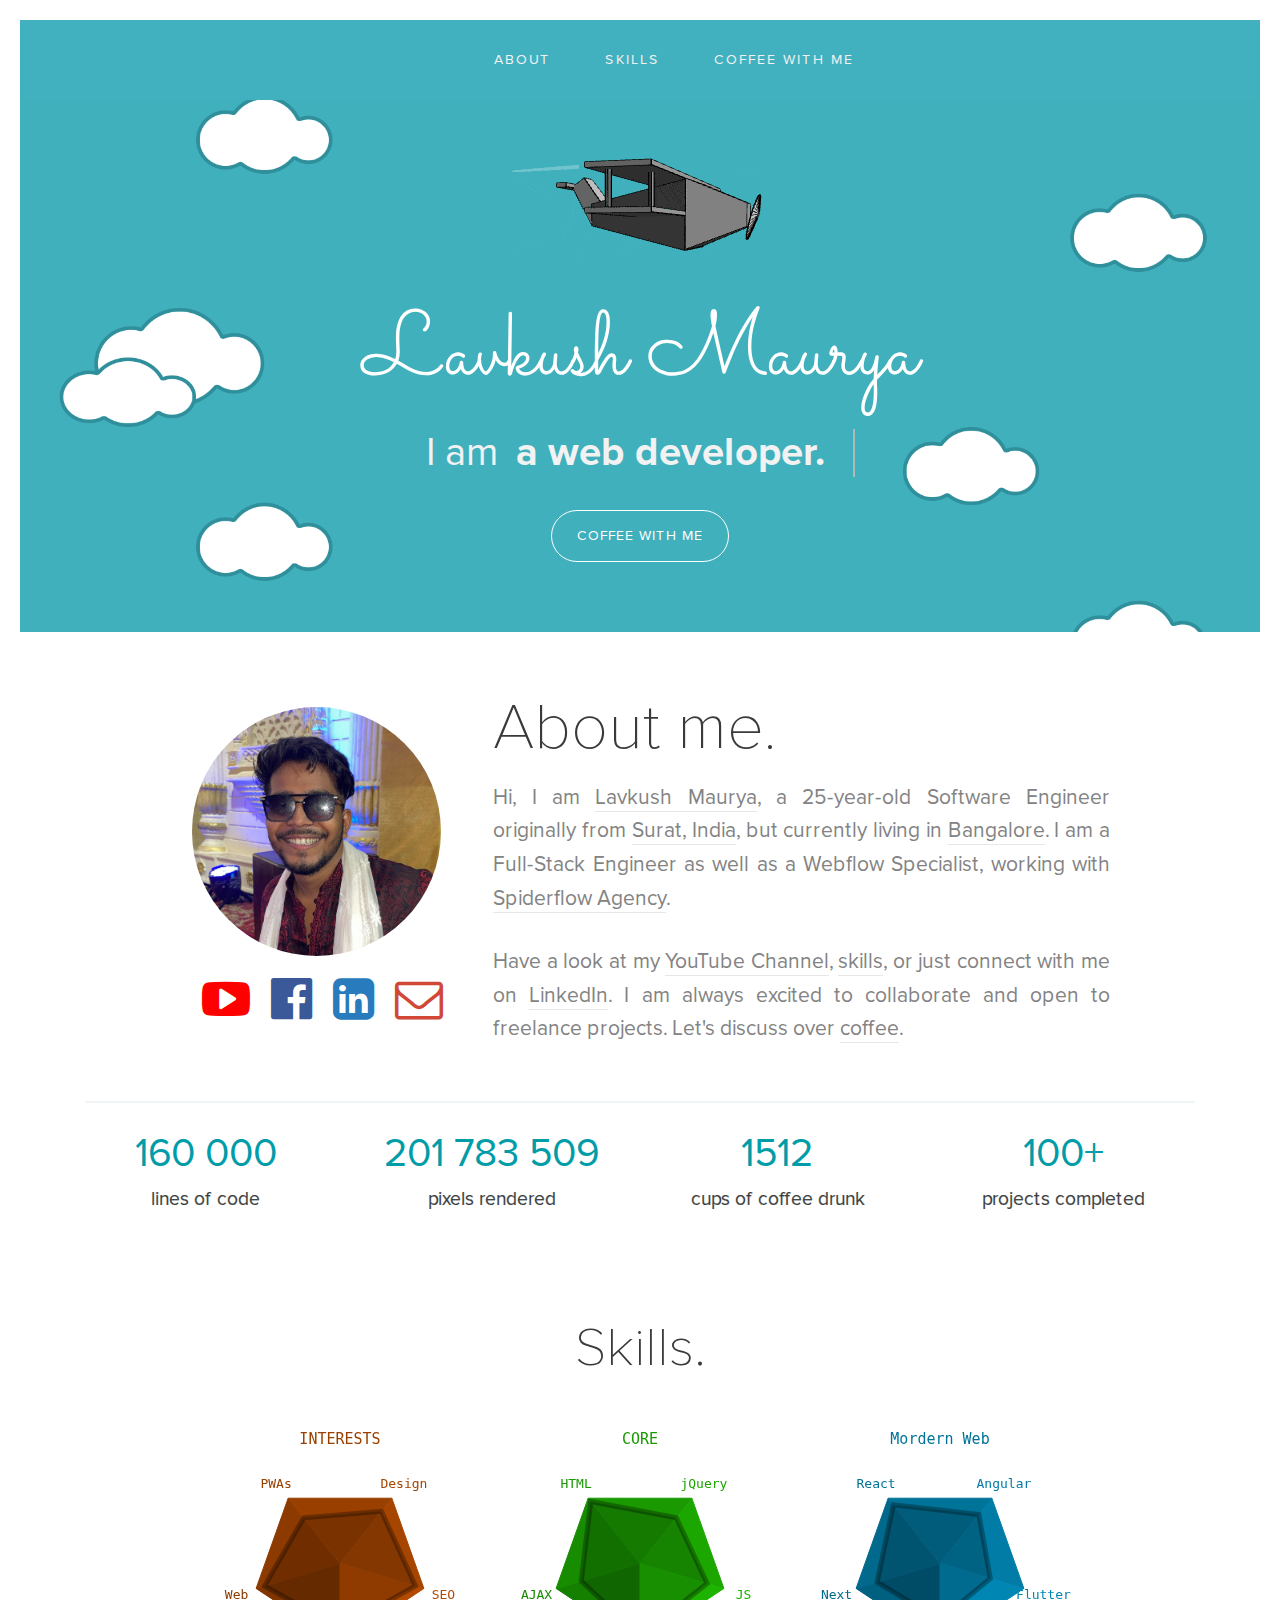
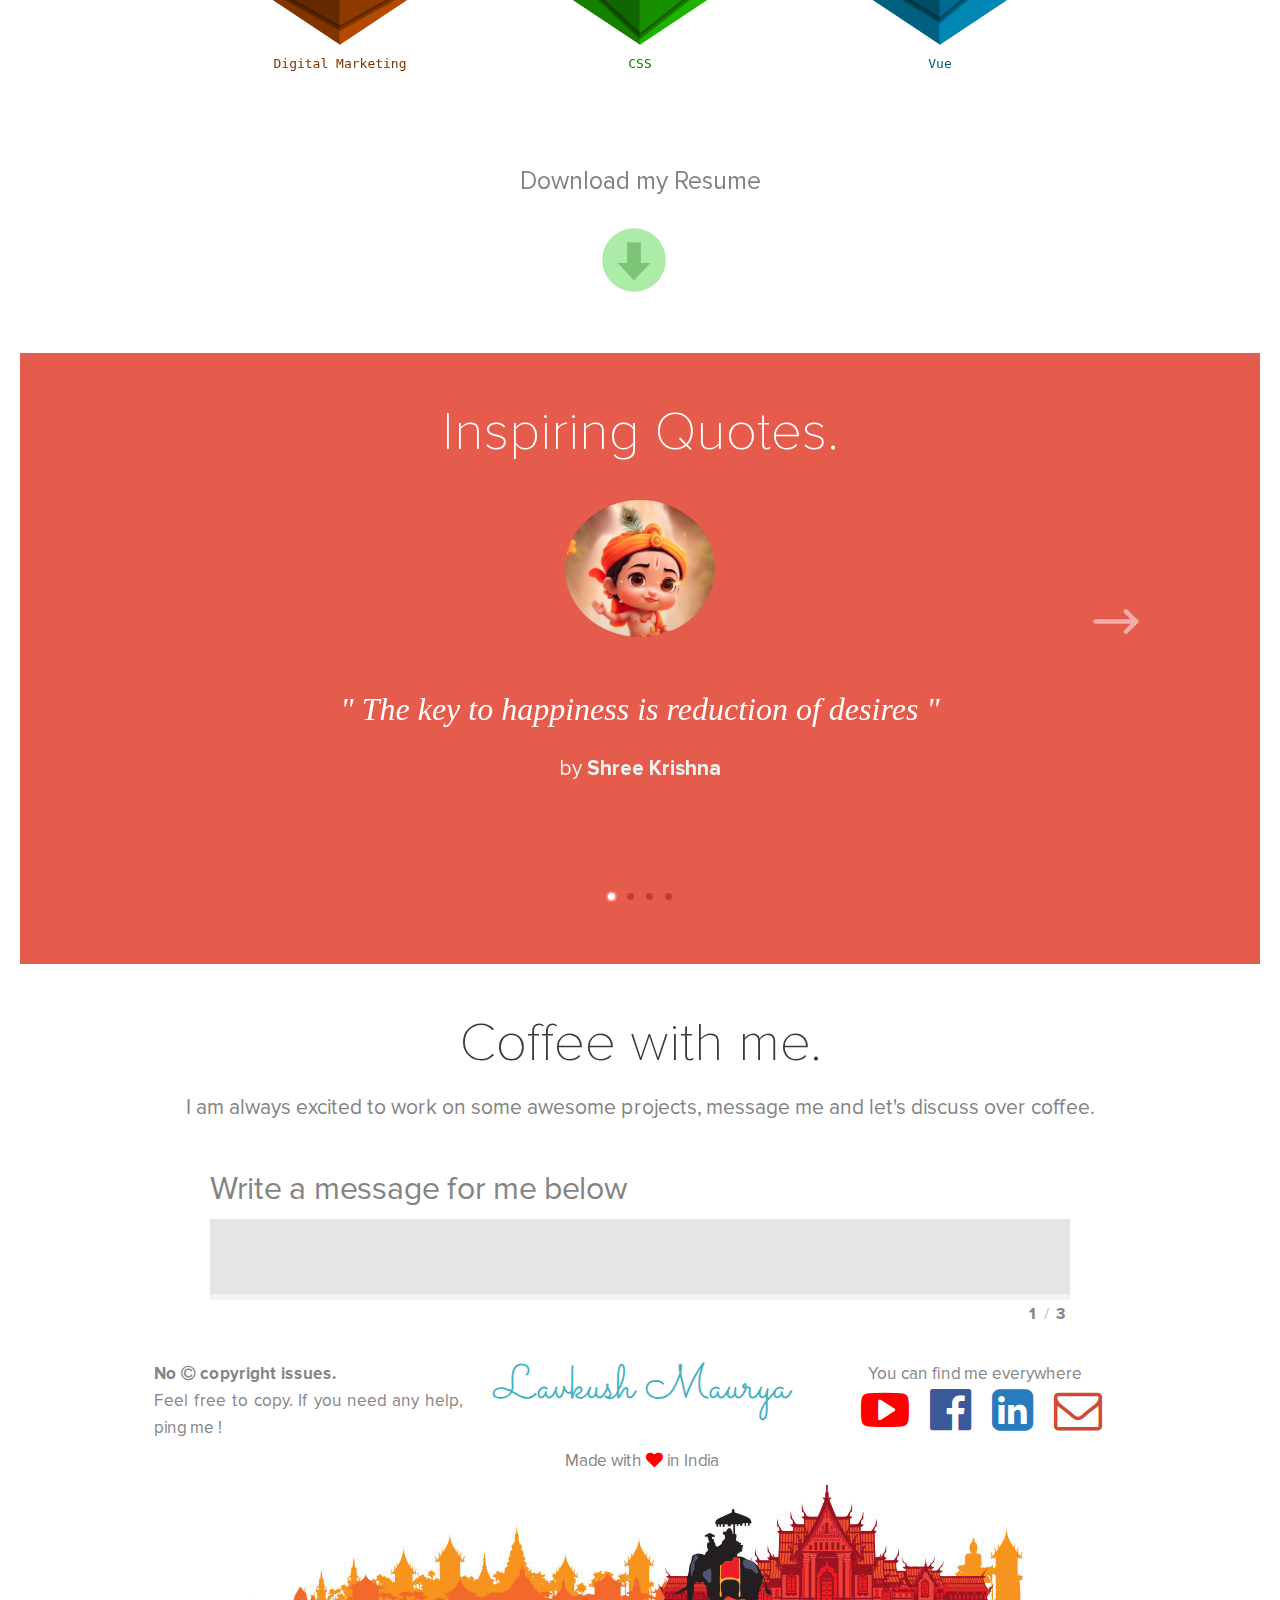
<file: index.html>
<!--
██╗  ██╗███████╗██╗     ██╗      ██████╗     ██╗    ██╗ ██████╗ ██████╗ ██╗     ██████╗
██║  ██║██╔════╝██║     ██║     ██╔═══██╗    ██║    ██║██╔═══██╗██╔══██╗██║     ██╔══██╗
███████║█████╗  ██║     ██║     ██║   ██║    ██║ █╗ ██║██║   ██║██████╔╝██║     ██║  ██║
██╔══██║██╔══╝  ██║     ██║     ██║   ██║    ██║███╗██║██║   ██║██╔══██╗██║     ██║  ██║
██║  ██║███████╗███████╗███████╗╚██████╔╝    ╚███╔███╔╝╚██████╔╝██║  ██║███████╗██████╔╝
╚═╝  ╚═╝╚══════╝╚══════╝╚══════╝ ╚═════╝      ╚══╝╚══╝  ╚═════╝ ╚═╝  ╚═╝╚══════╝╚═════╝

Greetings !

if (employer) {
  yes, I'm always looking for great opportunities;
}
else if (want a website) {
  ping me ! lets discuss how will I help you;
}
else if (geek) {
  hi, I love to be friends with like minded people.
  Message me, maybe we could help each other.
}
else {
  goto: www.linkedin.com/in/lavkushmaurya04
}
________________________________________________________________________________________

When I wrote this code, only God and I understood what I was doing
Now, God only knows

If you don't like anything on this website, bite me !
________________________________________________________________________________________

No copyright issues.
Feel free to copy anything and everything from this website.
If you need any help, ping me !
________________________________________________________________________________________

Cheers,
Lavkush Maurya
mailto: lavkushmaurya147@gmail.com
________________________________________________________________________________________

I sincerely admit ! Not everything thing you saw on the website was developed by me from
scratch, most of it is my original creation otherwise some of the elements are inspired
or reproduced from the open source public code.

SSSssshhhhh!! The code starts below -->
<!doctype html>
<html class="no-js" lang="en">

<head>
  <meta charset="utf-8" />
  <meta name="google-site-verification" content="CCdRdGi4mcQEMv_Q4-K8uQwAU59lbJEycK-zBCBX4q0" />
  <meta name="description"
    content="Hello World, I'm a Web developer and YouTuber. If you want your own website or grow your business online then coffee with me.">
  <meta name="keywords"
    content="web development, web designing, youtube, javascript, lavkush maurya, react, angular, website, seo, digital marketing, lavkushmaurya, freelancer, surat, india ">
  <meta name="author" content="Lavkush Maurya">
  <meta name="viewport" content="width=device-width, initial-scale=1.0" />
  <meta property="og:title" content="Lavkush Maurya " />
  <meta property="og:url" content="index.html" />
  <meta property="og:image"
    content="https://media.licdn.com/dms/image/C5603AQGlaETVO8Fm4w/profile-displayphoto-shrink_400_400/0/1612333964014?e=1681344000&v=beta&t=d7naHHt1IMVgsEx7x9LjxOfyPWyQ19dReVjUDGKc3Fo" />
  <meta property="og:site_name" content="Lavkush Maurya" />
  <meta property="og:description"
    content="Hello World, I'm a Web developer and YouTuber. If you want your own website or grow your business online then coffee with me." />
  <title>Lavkush Maurya</title>
  <link href="img/logo.png" type="image/x-icon" rel="shortcut icon" />
  <link rel="stylesheet" href="css/foundation.css" />
  <script src="js/vendor/modernizr.js"></script>
  <link rel="stylesheet" href="css/style.css" />
  <link rel="stylesheet" href="css/font.css" />
  <link rel="stylesheet" href="css/animate.css" />
  <link rel="stylesheet" href="css/icon.css" />
  <link href="https://fonts.googleapis.com/css?family=Sacramento" rel="stylesheet">
  <link rel="stylesheet" href="font/font-awesome/css/font-awesome.min.css">
  <link rel="stylesheet" type="text/css" href="css/component.css" />
  <script src="js/modernizr.custom.js"></script>
  <script src="js/jquery.min.js"></script>
  <link rel="manifest" href="manifest.json">
  <script type="text/javascript">
    function hasScrolled() { var l = $(this).scrollTop(); Math.abs(lastScrollTop - l) <= delta || (l > lastScrollTop && l > navbarHeight ? $("header").removeClass("nav-down").addClass("nav-up") : l + $(window).height() < $(document).height() && $("header").removeClass("nav-up").addClass("nav-down"), lastScrollTop = l) } jQuery(window).scroll(function () { 0 == jQuery(this).scrollTop() ? $("header").addClass("reachedTop") : $("header").removeClass("reachedTop") }); var didScroll, lastScrollTop = 0, delta = 2, navbarHeight = $("header").outerHeight(); $(window).scroll(function (l) { didScroll = !0 }), setInterval(function () { didScroll && (hasScrolled(), didScroll = !1) }, 250);
  </script>
  <script>
    if ('serviceWorker' in navigator) {
      window.addEventListener('load', () => {
        navigator.serviceWorker.register('js/service-worker.js')
          .then(registration => console.log('Service Worker registered:', registration))
          .catch(error => console.log('Service Worker registration failed:', error));
      });
    }
  </script>
</head>

<body>
  <header class="nav-down reachedTop">
    <div class="wrapper" id="wrapper">
      <div class="row">
        <div class="small-12 large-12 columns alignCenter">
          <ul class="menu">
            <li><a href="#me">about</a></li>
            <li><a href="#myskills">skills</a></li>
            <!-- <li><a href="#projects">projects</a></li> -->
            <li><a href="#coffeewithme">coffee with me</a></li>
        </div>
      </div>
    </div>
  </header>
  <section class="intro" id="intro">
    <div class="row" id="middle_row">
      <div class="medium-12 columns alignCenter">
        <section class="cd-intro">
          <h1 class="cd-headline clip is-full-width">
            <img src="img/plane.gif"><br>
            <span class="title">Lavkush Maurya</span><br>
            <span class="iama">I am </span>
            <span class="cd-words-wrapper">
              <b class="is-visible">a web developer.&nbsp;&nbsp;</b>
              <b>a Blogger.</b>
              <b>a digital marketer.</b>
              <b>an SEO analyst.</b>
              <b>a proud Indian.</b>
            </span><br>
          </h1>
        </section>
        <a href="#coffeewithme" class="btn"> Coffee with me</a>
      </div>
    </div>
  </section>
  <section class="about" id="me">
    <div class="row">
      <div class="large-12 medium-12 columns">
        <div class="large-4 medium-4 columns">
          <img class="logo" alt="picture" src="./img/lavvkushh.jpg">
          <div class="medium-12 columns">
            <ul class="tools">
              <li><a href="https://youtube.com/lavkush04" target="_blank"><i class="fa fa-youtube-play"></i></a></li>
              <li><a href="https://www.facebook.com/lavvkushh" target="_blank"><i
                    class="fa fa-facebook-official"></i></a></li>
              <li><a href="https://www.linkedin.com/in/lavkushmaurya04/" target="_blank"><i
                    class="fa fa-linkedin-square"></i></a></li>
              <li><a href="mailto:lavkushmaurya147@gmail.com" target="_blank"><i class="fa fa-envelope-o"></i></a></li>
            </ul>
          </div>
        </div>
        <div class="large-8 medium-8 columns">
          <h1>About me.</h1>
          <p>
            Hi, I am <a href="https://www.linkedin.com/in/lavkushmaurya2001/" target="_blank">Lavkush Maurya</a>, a
            <span id="age"></span>-year-old Software Engineer originally from <a
              href="https://www.google.co.in/maps/place/Surat,+Gujarat/" target="_blank">Surat, India</a>, but currently
            living in <a href="https://www.google.co.in/maps/place/Bengaluru,+Karnataka/" target="_blank">Bangalore</a>. I am a Full-Stack Engineer as well as a Webflow Specialist, working with <a
              href="https://www.spiderflow.io" target="_blank">Spiderflow Agency</a>.
          </p>
          <p>
            Have a look at my <a href="https://youtube.com/lavkush04" target="_blank">YouTube Channel</a>, <a
              href="#myskills">skills</a>, or just connect with me on <a
              href="https://www.linkedin.com/in/lavkushmaurya04/" target="_blank">LinkedIn</a>. I am always excited to
            collaborate and open to freelance projects. Let's discuss over <a href="#coffeewithme">coffee</a>.
          </p>
        </div>
      </div>
    </div>
  </section>


  <hr class="num">
  <section class="numbers-wrapper">
    <section class="numbers-inner-wrapper">
      <div class="numbers">
        <h4 id="coded-lines">160 000</h4>
        <span>lines of code</span>
      </div>
      <div class="numbers">
        <h4 id="rendered-pixels">201 783 509</h4>
        <span>pixels rendered</span>
      </div>
      <div class="numbers">
        <h4 id="coffee-cups">1512</h4>
        <span>cups of coffee drunk</span>
      </div>
      <div class="numbers">
        <h4 id="projects-completed">100+</h4>
        <span>projects completed</span>
      </div>
    </section>
  </section>

  <section class="myskills" id="myskills">
    <div class="row alignCenter">
      <h1>Skills.</h1>
      <div class="skills">
      </div>
      <div class="downloadCV">
        <p>
          Download my Resume
        </p>
        <a href="resume/Lavkush's Resume.pdf" download="lavkush" onclick="delayedDownload(event)">
          <img class="resume" onclick="changeImage()" src="img/dwnld.png">
        </a>

        <script>
          function delayedDownload(event) {
            event.preventDefault(); // Prevent the default behavior of the link
            setTimeout(function () {
              event.target.click();
              window.location.href = "resume/Lavkush's Resume.pdf";
            }, 5000);
          }
        </script>
      </div>
    </div>
  </section>

  <section class="quotes" id="quotes">
    <div class="row alignCenter">
      <h1>Inspiring Quotes.</h1>
      <p>
      </p>
      <div id="quote-slider" class="cbp-fwslider">
        <ul>
          <li>
            <img class="quotes_img" src="img/quotes/krishna.png" alt="Shree Krishna" />
            <h2 class="quotelines">" The key to happiness is reduction of desires "</h2>
            <p class="desc">
              by <b>Shree Krishna</b>
            </p>
          </li>
          <li>
            <img class="quotes_img" src="img/quotes/A._P._J._Abdul_Kalam.jpg" alt="A. P. J. ABDUL KALAM" />
            <h2 class="quotelines">" You have to dream before your' DREAMS CAN COME TRUE. "</h2>
            <p class="desc">
              by <b>A. P. J. ABDUL KALAM</b>
            </p>
          </li>
          <li>
            <img class="quotes_img" src="img/quotes/steve-jobs.jpg" alt="Steve Jobs" />
            <h2 class="quotelines">" Because the people who are crazy enough to think they can<br>
              change the world are the ones who do. "</h2>
            <p class="desc">
              by <b>Steve Jobs</b>
            </p>
          </li>
          <li>
            <img class="quotes_img" src="img/quotes/larry-page.jpg" alt="Larry Page" />
            <h2 class="quotelines">" If you're changing the world, you're working on important things.<br>
              You're excited to get up in the morning. "</h2>
            <p class="desc">
              by <b>Larry Page</b>
            </p>
          </li>
        </ul>
      </div>
    </div>
  </section>

  <section class="coffeewithme" id="coffeewithme">
    <div class="row alignCenter">
      <h1>Coffee with me.</h1>
      <p>
        I am always excited to work on some awesome projects, message me and let's discuss over coffee.
      </p>
      <form id="theForm" class="simform" autocomplete="off">
        <div class="simform-inner">
          <ol class="questions">
            <li>
              <span><label for="q1">Write a message for me below</label></span>
              <input id="q1" name="q1" type="text" />
            </li>
            <li>
              <span><label for="q2">Your name</label></span>
              <input id="q2" name="q2" type="text" />
            </li>
            <li>
              <span><label for="q3">Your email or phone number</label></span>
              <input id="q3" name="q3" type="text" />
            </li>
          </ol>
          <!-- /questions -->
          <button class="submit" type="submit">Send answers</button>
          <div class="controls">
            <button class="next"><i class="fa fa-arrow-right"></i></button>
            <div class="progress">
            </div>
            <span class="number">
              <span class="number-current"></span>
              <span class="number-total"></span>
            </span>
            <span class="error-message"></span>
          </div>
          <!-- / controls -->
        </div>
        <!-- /simform-inner -->
        <span class="final-message"></span>
      </form>
      <!-- /simform -->
    </div>
  </section>

  <section class="sayhello" id="hello">
    <div class="row">
      <div class="large-4 columns pad10">
        <p>
          <b>No <i class="fa fa-copyright"></i> copyright issues.</b><br>
          Feel free to copy. If you need any help, ping me !
        </p>
      </div>
      <div class="large-4 columns">
        <p class="footTitle alignCenter">
          Lavkush Maurya
        </p>
        <p class="madewithlove">
          Made with <i class="fa fa-heart"></i> in India
        </p>
      </div>
      <div class="large-4 columns alignCenter pad10">
        <p class="alignCenter">
          You can find me everywhere
        </p>
        <ul class="tools">
          <li><a href="https://youtube.com/lavkush04" target="_blank"><i class="fa fa-youtube-play"></i></a></li>
          <li><a href="https://www.facebook.com/lavvkushh" target="_blank"><i class="fa fa-facebook-official"></i></a>
          </li>
          <li><a href="https://www.linkedin.com/in/lavkushmaurya04/" target="_blank"><i
                class="fa fa-linkedin-square"></i></a></li>
          <li><a href="mailto:lavkushmaurya147@gmail.com" target="_blank"><i class="fa fa-envelope-o"></i></a></li>
        </ul>
      </div>
    </div>
    <img class="footer-image" src="img/foot.jpg">
  </section>
  <script src="js/classie.js"></script>
  <script src="js/stepsForm.js"></script>
  <script src="js/jquery.animateNumber.min.js"></script>
  <script src="js/jquery.cbpFWSlider.min.js"></script>
  <script>
    $(function () {
      $('#cbp-fwslider').cbpFWSlider();
      $('#quote-slider').cbpFWSlider();
      setInterval(function () {
        if ($('.cbp-fwnext').eq(1).is(":visible")) {
          $('.cbp-fwnext').eq(1).click();
        }
        else {
          $('.cbp-fwdots').eq(1).find('span').click();
        }
      }, 6000);
    });
  </script>
  <script type="text/javascript" src="js/jquery.easing.1.3.js"></script>
  <script type="text/javascript">
    $(function () {
      $('header a').bind('click', function (event) {
        var $anchor = $(this);
        $('html, body').stop().animate({
          scrollTop: $($anchor.attr('href')).offset().top
        }, 1500, 'easeInOutExpo');
        event.preventDefault();
      });
    });
    $(function () {
      $('#intro a').bind('click', function (event) {
        var $anchor = $(this);
        $('html, body').stop().animate({
          scrollTop: $($anchor.attr('href')).offset().top
        }, 1500, 'easeInOutExpo');
        event.preventDefault();
      });
    });
  </script>
  <script src="js/foundation.min.js"></script>
  <script>
    $(document).foundation();
  </script>
  <script src="js/textRotate.js"></script>
  <script type="text/javascript">
    var sc_project = 11086857;
    var sc_invisible = 1;
    var sc_security = "58e9ef84";
    var scJsHost = (("https:" == document.location.protocol) ?
      "https://secure." : "http://www.");
    document.write("<sc" + "ript type='text/javascript' src='" +
      scJsHost +
      "statcounter.com/counter/counter.js'></" + "script>");
  </script>
  <noscript>
    <div class="statcounter"><a title="create counter" href="http://statcounter.com/free-hit-counter/"
        target="_blank"><img class="statcounter" src="//c.statcounter.com/11086857/0/58e9ef84/1/" alt="create
counter"></a></div>
  </noscript>
  <script>
    (function (i, s, o, g, r, a, m) {
      i['GoogleAnalyticsObject'] = r; i[r] = i[r] || function () {
        (i[r].q = i[r].q || []).push(arguments)
      }, i[r].l = 1 * new Date(); a = s.createElement(o),
        m = s.getElementsByTagName(o)[0]; a.async = 1; a.src = g; m.parentNode.insertBefore(a, m)
    })(window, document, 'script', 'https://www.google-analytics.com/analytics.js', 'ga');

    ga('create', 'UA-36122972-4', 'auto');
    ga('send', 'pageview');

  </script>
  <script>
    function calculateAge(birthYear) {
      const currentYear = new Date().getFullYear();
      return currentYear - birthYear;
    }

    const birthYear = 2001;
    const age = calculateAge(birthYear);
    document.getElementById('age').innerText = age;
  </script>
</body>

</html>
</file>
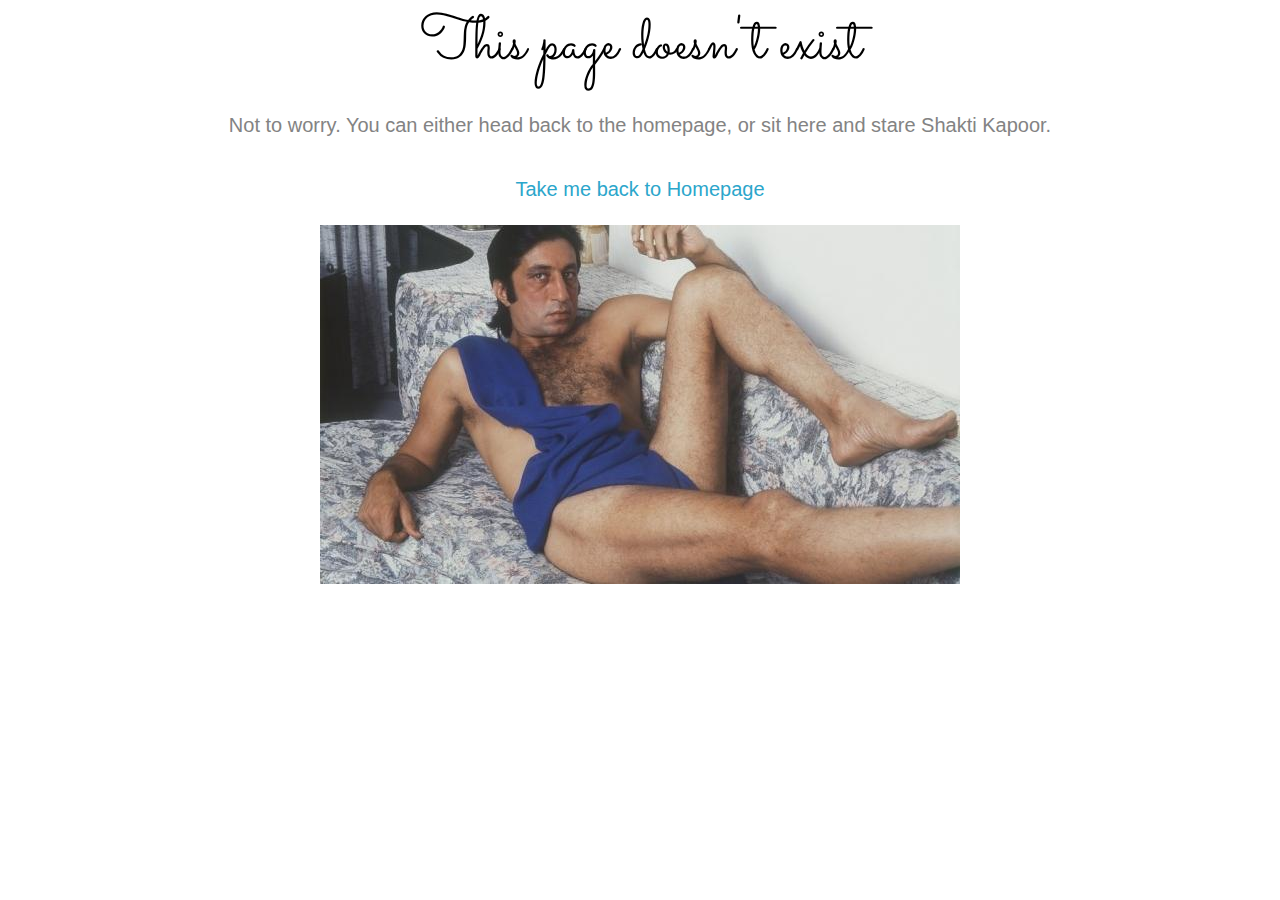
<file: old404.html>
<!doctype html>
<html class="no-js" lang="en">
<head>
  <meta charset="utf-8" />
  <meta name="description" content="Hello">
  <meta name="keywords"
    content="Hello World, I am Lavkush Maurya. A Web developer, UI/UX designer, SEO Analyst, a Digital Marketer and a proud Indian. If you want your own website or grow your business online then coffee with me. ">
  <meta name="author" content="Lavkush Maurya">
  <meta name="viewport" content="width=device-width, initial-scale=1.0" />
  <title>404 Page | Lavkush Maurya</title>
  <link href="img/favicon.ico" type="image/x-icon" rel="shortcut icon" />
  <link rel="stylesheet" href="css/foundation.css" />
  <script src="js/vendor/modernizr.js"></script>
  <link rel="stylesheet" href="css/font.css" />
  <link rel="stylesheet" href="css/animate.css" />
  <link rel="stylesheet" href="css/icon.css" />
  <link href="https://fonts.googleapis.com/css?family=Sacramento" rel="stylesheet">
  <link rel="stylesheet" href="font/font-awesome/css/font-awesome.min.css">

  <link rel="stylesheet" type="text/css" href="css/component.css" />
  <script src="js/modernizr.custom.js"></script>

  <script src="js/jquery.min.js"></script>


</head>

<body>


  <section class="intro" id="intro">
    <div class="row" id="middle_row">
      <div class="medium-12  columns" style="text-align:center;position:relative;">

        <section class="cd-intro">
          <h1 class="cd-headline clip is-full-width">
            <span class="title"
              style="font-family: 'Sacramento', cursive; text-transform:none; font-weight: 400; color:#000; font-size: 1.4em;padding:20px;">This
              page doesn't exist</span><br>
            <p class="iama" style="color:#838383;font-size:20px;margin-top:20px">Not to worry. You can either head back
              to the homepage, or sit here and stare Shakti Kapoor.<br><br><a href="https://lavkush-maurya.github.io/Portfolio/" class="btn"
                style="font-size:20px;"> Take me back to Homepage</a><br>
            </p>
            <img src="img/404.jpg">
          </h1>
        </section>

      </div>


    </div>

  </section>

</body>

</html>

<!--
██╗  ██╗███████╗██╗     ██╗      ██████╗     ██╗    ██╗ ██████╗ ██████╗ ██╗     ██████╗
██║  ██║██╔════╝██║     ██║     ██╔═══██╗    ██║    ██║██╔═══██╗██╔══██╗██║     ██╔══██╗
███████║█████╗  ██║     ██║     ██║   ██║    ██║ █╗ ██║██║   ██║██████╔╝██║     ██║  ██║
██╔══██║██╔══╝  ██║     ██║     ██║   ██║    ██║███╗██║██║   ██║██╔══██╗██║     ██║  ██║
██║  ██║███████╗███████╗███████╗╚██████╔╝    ╚███╔███╔╝╚██████╔╝██║  ██║███████╗██████╔╝
╚═╝  ╚═╝╚══════╝╚══════╝╚══════╝ ╚═════╝      ╚══╝╚══╝  ╚═════╝ ╚═╝  ╚═╝╚══════╝╚═════╝

Greetings !

if (employer) {
  yes, I'm always looking for great opportunities;
}
else if (want a website) {
  ping me ! lets discuss how will I help you;
}
else if (geek) {
  hi, I love to be friends with like minded people.
  Message me, maybe we could help each other.
}
else {
  goto: www.linkedin.com/in/lavkushmaurya04
}
________________________________________________________________________________________

When I wrote this code, only God and I understood what I was doing
Now, God only knows

If you don't like anything on this website, bite me !
________________________________________________________________________________________

No copyright issues.
Feel free to copy anything and everything from this website.
If you need any help, ping me !
________________________________________________________________________________________

Cheers,
Lavkush Maurya
mailto: lavkushmaurya147@gmail.com
________________________________________________________________________________________

I sincerely admit ! Not everything thing you saw on the website was developed by me from
scratch, most of it is my original creation otherwise some of the elements are inspired
or reproduced from the open source public code.

SSSssshhhhh!! The code starts below -->
</file>
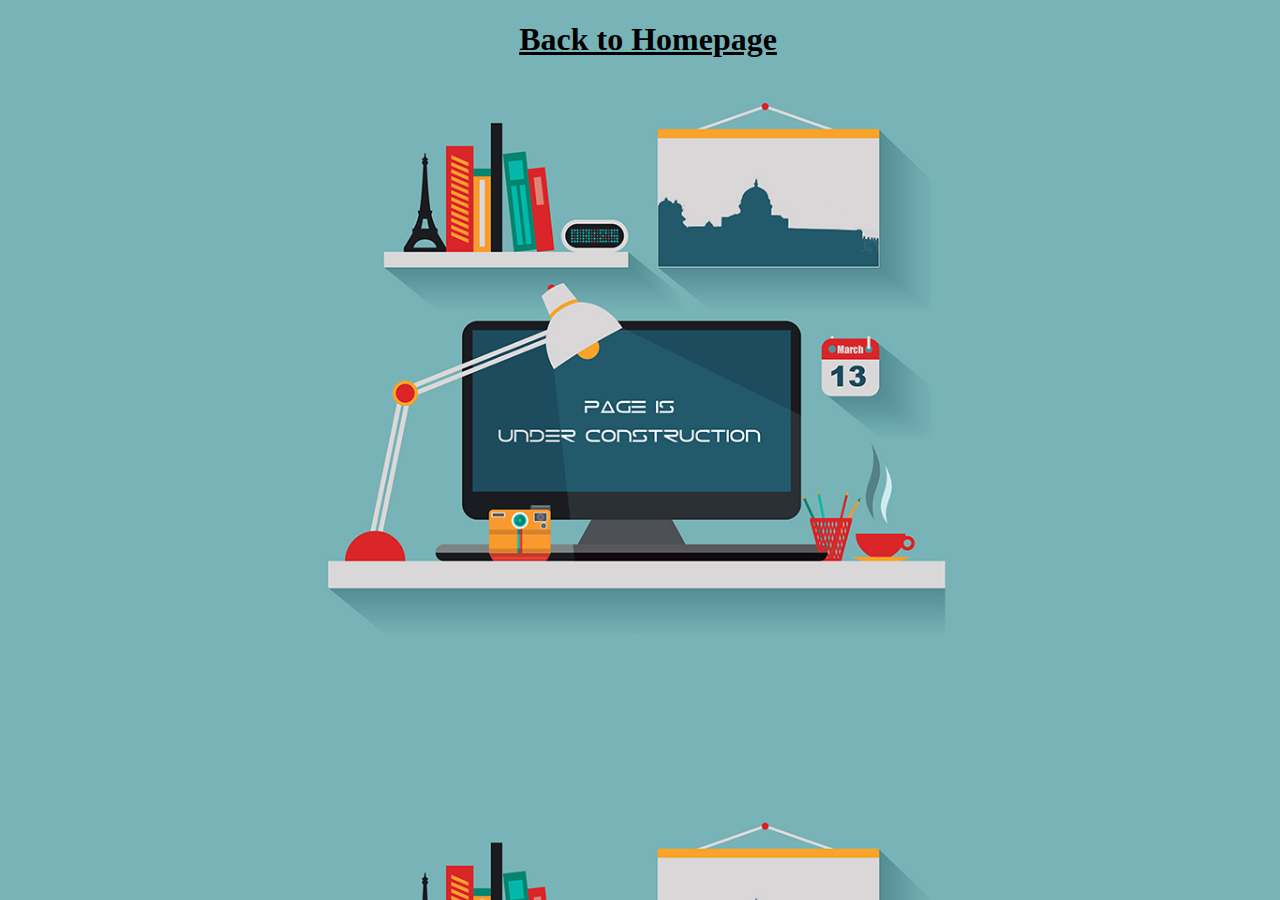
<file: projects.html>
<!doctype html>
<html class="no-js" lang="en">

<head>


  <meta charset="utf-8" />
  <meta name="description"
    content="Hello World, I'm a Web developer, UI/UX designer, SEO Analyst, a Digital Marketer. If you want your own website or grow your business online then coffee with me.">
  <meta name="keywords"
    content="web development, web designing, website, seo, digital marketing, social media marketing, freelancer, bengaluru, india ">
  <meta name="author" content="Lavkush Maurya">
  <meta name="viewport" content="width=device-width, initial-scale=1.0" />


  <title>Projects | Lavkush Maurya</title>
  <style type="text/css">
    @media only screen and (max-width: 64em) {
      body {
        background-size: 150% !important;
        margin: 0px !important;
      }

      a {
        font-size: 15px;
      }

      h1 {
        margin: 0px;
      }
    }
  </style>
  <script type="text/javascript">
    setTimeout(function () {window.location.assign("http://lavkush04.in");}, 5000);
  </script>

</head>

<body
  style="background-color:#41b0b5; background:url(img/under-construction.jpg) repeat top center; width:100%; background-size:100%;text-align:center;">
  <h1><a href="http://lavkush04.in" style="color: #000;">Back to Homepage</a></h1>

</body>

</html>
</file>
<file: css/style.css>
/*
██╗  ██╗███████╗██╗     ██╗      ██████╗     ██╗    ██╗ ██████╗ ██████╗ ██╗     ██████╗
██║  ██║██╔════╝██║     ██║     ██╔═══██╗    ██║    ██║██╔═══██╗██╔══██╗██║     ██╔══██╗
███████║█████╗  ██║     ██║     ██║   ██║    ██║ █╗ ██║██║   ██║██████╔╝██║     ██║  ██║
██╔══██║██╔══╝  ██║     ██║     ██║   ██║    ██║███╗██║██║   ██║██╔══██╗██║     ██║  ██║
██║  ██║███████╗███████╗███████╗╚██████╔╝    ╚███╔███╔╝╚██████╔╝██║  ██║███████╗██████╔╝
╚═╝  ╚═╝╚══════╝╚══════╝╚══════╝ ╚═════╝      ╚══╝╚══╝  ╚═════╝ ╚═╝  ╚═╝╚══════╝╚═════╝

Greetings !

if (employer) {
  yes, I'm always looking for great opportunities;
}
else if (want a website) {
  ping me ! lets discuss how will I help you;
}
else if (geek) {
  hi, I love to be friends with like minded people.
  Message me, maybe we could help each other.
}
else {
  goto: www.linkedin.com/in/lavkushmaurya04
}
________________________________________________________________________________________

When I wrote this code, only God and I understood what I was doing
Now, God only knows

If you don't like anything on this website, bite me !
________________________________________________________________________________________

No copyright issues.
Feel free to copy anything and everything from this website.
If you need any help, ping me !
________________________________________________________________________________________

Cheers,
Lavkush Maurya
mailto: lavkushmaurya147@gmail.com
________________________________________________________________________________________

I sincerely admit ! Not everything thing you saw on the website was developed by me from
scratch, most of it is my original creation otherwise some of the elements are inspired
or reproduced from the open source public code.

SSSssshhhhh!! The code starts below */
body {
  font-family:'ProximaNova';
  color:#3a3a3a;
}
a {
  color:white;
}
a:hover {
  color:#2ecff9;
}
.header {
  padding-top:2em;
}
h1 {
  font-family:'ProximaNova';
  color:#3a3a3a;
  font-size:3.5em;
}
h2 {
  font-family:'ProximaNova';
  color:#3a3a3a;
  font-size:1.4em;
}
h3 {
  font-family:'ProximaNova';
  color:#3a3a3a;
  font-size:0.8em;
  text-align:center;
}
h4 {
  font-family:'ProximaNova';
  font-size:1.2em;
  color:white;
  text-align:center;
}
p {
  font-family:'ProximaNova';
  font-size:30px;
  color:#3a3a3a;
  font-size:1.3em;
  text-align:justify;
}
.js div#preloader {
  position:fixed;
  left:0;
  top:0;
  z-index:9999;
  overflow:visible;
  width:40px;
  height:40px;
  left:50%;
  top:50%;
  margin-top:-25px;
  margin-left:-25px;
}
#preload_wrapper {
  background-color:white;
  width:100%;
  height:100%;
  z-index:9999;
  position: fixed;
}
/* ////////////////////////// Preloader ////////////////////// */
/*:not(:required) hides this rule from IE9 and below */
.preloader:not(:required) {
  -moz-transform:translate3d(0,0,0);
  -ms-transform:translate3d(0,0,0);
  -webkit-transform:translate3d(0,0,0);
  transform:translate3d(0,0,0);
  position:relative;
  display:inline-block;
  width:50px;
  height:50px;
  background:rgba(25,165,152,0.5);
  border-radius:50%;
  overflow:hidden;
  text-indent:-9999px;
  /* Hides inner circles outside base circle at safari */
  mask-image:url(data:image/png;);
}
.preloader:not(:required):before,.preloader:not(:required):after {
  content:'';
  position:absolute;
  top:0;
  display:inline-block;
  width:50px;
  height:50px;
  border-radius:50%;
}
.preloader:not(:required):before {
  -moz-animation:preloader 3s infinite;
  -webkit-animation:preloader 3s infinite;
  animation:preloader 3s infinite;
  -moz-transform-origin:0 50%;
  -ms-transform-origin:0 50%;
  -webkit-transform-origin:0 50%;
  transform-origin:0 50%;
  left:0;
  background:#c7efcf;
}
.preloader:not(:required):after {
  -moz-animation:preloader 3s 0.2s reverse infinite;
  -webkit-animation:preloader 3s 0.2s reverse infinite;
  animation:preloader 3s 0.2s reverse infinite;
  -moz-transform-origin:100% 50%;
  -ms-transform-origin:100% 50%;
  -webkit-transform-origin:100% 50%;
  transform-origin:100% 50%;
  right:0;
  background:#eef5db;
}
@-moz-keyframes preloader {
  0% {
    -moz-transform:rotate(0deg);
    transform:rotate(0deg);
  }
  50% {
    -moz-transform:rotate(360deg);
    transform:rotate(360deg);
  }
  100% {
    -moz-transform:rotate(0deg);
    transform:rotate(0deg);
  }
}
@-webkit-keyframes preloader {
  0% {
    -webkit-transform:rotate(0deg);
    transform:rotate(0deg);
  }
  50% {
    -webkit-transform:rotate(360deg);
    transform:rotate(360deg);
  }
  100% {
    -webkit-transform:rotate(0deg);
    transform:rotate(0deg);
  }
}
@keyframes preloader {
  0% {
    -moz-transform:rotate(0deg);
    -ms-transform:rotate(0deg);
    -webkit-transform:rotate(0deg);
    transform:rotate(0deg);
  }
  50% {
    -moz-transform:rotate(360deg);
    -ms-transform:rotate(360deg);
    -webkit-transform:rotate(360deg);
    transform:rotate(360deg);
  }
  100% {
    -moz-transform:rotate(0deg);
    -ms-transform:rotate(0deg);
    -webkit-transform:rotate(0deg);
    transform: rotate(0deg);
  }
}
/* ////////////////////////// Preloader ////////////////////// */
.wrapper {
  width:100%;
  background-color:#41b0bf;
  height:80px;
  position:fixed;
  top:0px;
  z-index:999;
  border-right:20px solid white;
  border-left:20px solid white;
  transition:all 0.2s ease-in-out;
}
header.nav-up .wrapper {
  top:-80px;
}
header.nav-down.reachedTop .wrapper {
  top:20px;
}
a.logo {
  text-transform:uppercase;
  margin-top:25px;
  display:inline-block;
  font-weight:600;
  font-size:30px;
  color:#3a3a3a;
}
a.logo span {
  color:#fff;
}
ul.menu {
  margin-top:27px;
}
ul.menu li {
  list-style:none;
  display:inline-block;
  margin-left:50px;
}
ul.menu li a {
  text-transform:uppercase;
  font-family:'ProximaNova';
  font-size:14px;
  letter-spacing:2px;
  color:#f2f2f2;
}
ul.menu li a:hover {
  border-bottom:1px solid #fff;
  padding-bottom:6px;
}
@keyframes slideleft {
  from {
    background-position:0%;
  }
  to {
    background-position:90000%;
  }
}
@-webkit-keyframes slideleft {
  from {
    background-position:0%;
  }
  to {
    background-position: 90000%;
  }
}
section.intro {
  background:url(../img/clouds.png) repeat-x top center;
  background-size:contain;
  background-repeat:repeat;
  /* animation:slideleft 20000s infinite linear;-webkit-animation:slideleft 20000s infinite linear;width:100%; */
  background-color:#41b0bf;
  padding-bottom:70px;
  position:relative;
  border-right:20px solid #fff;
  border-left:20px solid #fff;
  border-top:20px solid #fff;
  padding-top:80px;
}
section.intro h1 {
  margin-top:0px;
  line-height:1.2;
  font-family:'ProximaNovaT';
  color:#3a3a3a;
  font-size:65px;
}
section.intro span.design {
  font-family:'ProximaNovaT';
}
section.intro span {
  font-family:'ProximaNova';
}
a.btn {
  border:1px solid #fff;
  text-transform:uppercase;
  color:#fff;
  padding:15px 25px;
  border-radius:30px;
  font-size:14px;
  letter-spacing:1px;
  margin-top:14px;
  display:inline-block !important;
  line-height:1.4;
  -webkit-transition:all .2s ease;
  -moz-transition:all .2s ease;
  transition:all .2s ease;
}
a.btn:hover {
  background-color:#fff;
  color:#009ca8
}
a.btn.project {
  background:transparent;
  border:1px solid #fff;
  color:#fff;
}
a.btn.project:hover {
  background-color:#fff;
  color:#fe5f55;
}
section.about {
  padding:0px;
  border-right:20px solid white;
  border-left:20px solid white;
}
section.about h1 {
  color:#3a3a3a;
  font-family:'ProximaNovaT';
  font-size:65px;
  margin-top:50px;
}
section.about a.pronounce span {
  color:#ABABAB;
  cursor:help;
  border-bottom:1px dotted rgb(216,216,216);
  letter-spacing:1px;
}
section.about a.pronounce {
  border-bottom:none;
}
section.about a.pronounce:hover {
  border-bottom:none;
}
section.about p {
  color:#838383;
  margin:0 auto;
  margin-bottom:30px;
  font-size:21px;
}
section.about p a {
  color:#838383;
  border-bottom:1px solid #E7E7E7;
  padding-bottom:1px;
}
section.about p a:hover {
  border-bottom:1px solid #009ca8;
}
section.about img {
  display:block;
  margin:auto;
  border-radius: 50%;
}
section.about h2 {
  font-family:'ProximaNova';
  color:#676767;
  font-size:17px;
  line-height:2.2em;
}
ul.tools,ul.lang,ul.hobbies {
  margin:0;
}
ul.lang {
  margin-top:12px;
}
ul.tools li,ul.hobbies li {
  list-style:none;
  display:inline-block;
  background-size:500px;
  margin-left:17px;
}
ul.lang li {
  list-style:none;
  display:inline-block;
}
section.projects h1 {
  color:#fff;
  font-family:'ProximaNovaT';
  font-size:50px;
  margin-top:20px;
}
section.projects p {
  color:#fff;
  margin:0 auto;
  font-size:15px;
  margin-left:4px;
}
section.sayhello {
  background:#fff;
  position:relative;
  text-align:center;
  padding-top:30px;
  padding-bottom:0px;
  border-right:20px solid white;
  border-left:20px solid white;
}
section.sayhello h1 {
  color:#000;
  font-family:'ProximaNovaT';
  font-size:65px;
}
section.sayhello p {
  color:#848484;
  margin:0 auto;
  font-size:17px;
  margin-left:4px;
}
a.email:hover {
  border-bottom:1px solid #000;
  color:#000;
}
a.email {
  float:right;
  font-size:22px;
  text-align:right;
  margin-top:52px;
  font-family:'ProximaNovaT';
  border-bottom:1px solid #717070;
  padding-bottom:5px;
  color:#000;
}
a.email:visited {
  color: #000;
}
section.quotes {
  /*background:#ffc548;*/
  background:#e55c4c;
  border-left:20px solid white;
  border-right:20px solid white;
  border-bottom:20px solid white;
  border-top:20px solid white;
}
section.quotes h1 {
  color:#fff;
  font-family:'ProximaNovaT';
  font-size:55px;
  margin-top:40px;
}
section.quotes h2 {
  color:#fff;
  font-family:serif;
  font-style:italic;
  font-size:32px;
  margin-top:40px;
}
section.quotes p {
  text-align:center;
  color:#f2f2f2;
  margin:0 auto;
  margin-top:20px;
  margin-bottom:20px;
  font-size:21px;
}
.quotes_img {
  width:150px !important;
  margin-top:10px !important;
  margin-bottom:10px !important;
  border-radius:50%;
  border-style:none;
  border: 0px solid !important;
}
section.coffeewithme {
  /*background:#ffc548;*/
  background:#fff;
  border-left:20px solid white;
  border-right:20px solid white;
  border-bottom:20px solid white;
  border-top:20px solid white;
}
section.coffeewithme h1 {
  color:#3a3a3a;
  font-family:'ProximaNovaT';
  font-size:55px;
  margin-top:0px;
}
section.coffeewithme p {
  text-align:center;
  color:#838383;
  margin:0 auto;
  margin-top:10px;
  margin-bottom:40px;
  font-size: 21px;
}
section.myskills {
  /*background:#ffc548;*/
  background:#fff;
  border-left:20px solid white;
  border-right:20px solid white;
  border-bottom:20px solid white;
  border-top:20px solid white;
}
section.myskills h1 {
  color:#3a3a3a;
  font-family:'ProximaNovaT';
  font-size:55px;
  margin-top:0px;
}
section.myskills p {
  text-align:center;
  color:#838383;
  margin:0 auto;
  margin-top:40px;
  margin-bottom:-30px;
  font-size:25px;
  position:absolute;
  z-index:1000;
  width:100%;
  left:0;
}
.downloadCV {
  min-height:172px;
  padding-bottom:20px;
  padding-top:20px;
  cursor:pointer;
}
section.projects {
  background:#303030;
  border:20px solid white;
}
section.projects h2.name {
  font-size:30px;
  text-align:center;
  font-family:'ProximaNovaT';
  color:#fff;
}
section.projects p.desc {
  font-size:17px;
  text-align:center;
}
section.sayhello ul.icons {
  margin:0;
  padding:0;
  float:right;
  line-height:0;
}
section.sayhello ul.icons li {
  display:inline-block;
  -webkit-transition:all .35s ease;
  -moz-transition:all .35s ease;
  transition:all .35s ease;
  margin:30px 0px 20px 0px;
  margin-left:20px;
}
section.sayhello .icon span.SocailLink {
  display:block;
  font-size:12px;
  text-shadow:none;
  color:#333;
  -webkit-transition:all .2s ease;
  -moz-transition:all .2s ease;
  transition:all .2s ease;
  letter-spacing:3px;
  text-align:center;
}
section.sayhello .icon.dribbble,section.sayhello .icon.behance,section.sayhello .icon.behance,section.sayhello .icon.twitter,section.sayhello .icon.facebook {
  -webkit-transition:all .35s ease;
  -moz-transition:all .35s ease;
  transition:all .35s ease;
}
section.sayhello .icon.dribbble {
  color:#848484;
  font-size:30px;
}
section.sayhello .icon.dribbble:hover {
  color:#F66699;
}
section.sayhello .icon.behance {
  color:#848484;
  font-size:30px;
}
section.sayhello .icon.behance:hover {
  color:#339cd5;
}
section.sayhello .icon.twitter {
  color:#848484;
  font-size:30px;
}
section.sayhello .icon.twitter:hover {
  color:#3AB6E8;
}
section.sayhello .icon.facebook {
  color:#848484;
  font-size:29px;
}
section.sayhello .icon.facebook:hover {
  color:#3b5998;
}
section.sayhello p.credits,section.sayhello p.made {
  font-size:12px;
  text-align:right;
}
.numbers-inner-wrapper {
  max-width:1150px;
  margin:0px auto;
  margin-top:20px;
}
.numbers-inner-wrapper>div {
  display:inline-block;
  width:24.5%;
  text-align: center;
}
.numbers-wrapper h4 {
  /*font-family:"Roboto Slab","PT Serif","PT Sans","Times New Roman",sans-serif;*/
  font-size:2.5rem;
  color:#009ca8;
}
.numbers-wrapper span {
  font-size:1.2rem;
  -webkit-text-stroke:0.2px #627175;
}
hr.num {
  margin-top:25px;
  margin-bottom:15px;
}
hr {
  width:1110px;
  margin:90px auto 0px auto;
  border:1px solid #eff5f7;
}
.project_img {
  width:50% !important;
  margin-top:10px !important;
  border-radius:4px;
  border-style:none;
  border:0px solid !important;
  border-color:#c0c0c0;
}
@media only screen and (min-width:40.063em) and (max-width:64em) {
  ul.menu li {
    margin-left:20px;
  }
}
@media only screen and (max-width:40em) {
  ul.menu {
    float:left;
  }
  ul.menu a {
    font-size:11px !important;
  }
  ul.menu li {
    margin-left:10px;
  }
}
@media only screen and (max-width:320px) {
  section.intro h1 {
    font-size:38px !important;
  }
}
@media only screen and (max-width:64em) {
  .opl,.cssda {
    display:none;
  }
  section.intro,.wrapper,section.about,section.projects,section.sayhello {
    border:none;
  }
  .iama {
  }
  .title {
  }
  #scene {
    display:none;
  }
  header.nav-down.reachedTop .wrapper {
    top:0;
  }
  section.about h1 {
    font-size:50px;
    text-align:center;
  }
  section.about p {
    padding:15px;
    margin-bottom:-5px;
  }
  section.intro h1 {
    margin-top:21px;
    font-size:50px;
  }
  section.projects h1 {
    font-size:50px;
    text-align:center;
  }
  section.projects p {
    text-align:center;
  }
  .cbp-fwslider ul li>a img {
    width:100% !important;
  }
  .cbp-fwslider nav span {
    width:30px !important;
  }
  .cbp-fwslider nav span.cbp-fwnext {
    right:20px !important;
  }
  .cbp-fwslider nav span.cbp-fwprev {
    left:20px !important;
  }
  section.sayhello h1 {
    font-size:50px;
    text-align:center;
  }
  section.sayhello p {
    text-align:center;
  }
  section.sayhello {
    text-align:center;
  }
  a.email,section.sayhello ul.icons {
    float:none;
  }
  a.email {
    margin-top:22px;
    display:inline-block;
  }
  section.sayhello ul.icons li:first-child {
    margin-left: 0;
  }
}
/* Rotating Text */
.cd-words-wrapper {
  display:inline-block;
  position:relative;
  text-align:left;
}
.cd-words-wrapper b {
  display:inline-block;
  position:absolute;
  white-space:nowrap;
  left:0;
  top:0;
}
.cd-words-wrapper b.is-visible {
  position:relative;
}
.no-js .cd-words-wrapper b {
  opacity:0;
}
.no-js .cd-words-wrapper b.is-visible {
  opacity:1;
}
.cd-headline.clip span {
  display:inline-block;
}
.cd-headline.clip .cd-words-wrapper {
  overflow:hidden;
  vertical-align: middle;
}
.cd-headline.clip .cd-words-wrapper::after {
  /* line */
  content:'';
  position:absolute;
  top:0;
  right:0;
  width:2px;
  height:100%;
  background-color:#aebcb9;
}
.cd-headline.clip b {
  opacity:0;
}
.cd-headline.clip b.is-visible {
  opacity:1;
}
.skills {
  margin:auto;
  text-align:center;
}
.pentagon {
  width:300px;
  height:300px;
  margin:auto;
  padding:3px 3px 28px 3px;
  display:inline-block;
}
.logo {
  margin-top:75px !important;
  margin-bottom:20px !important;
  width:85%;
}
.iama {
  color:#f2f2f2;
  font-size:40px;
  vertical-align:middle;
}
.cd-words-wrapper {
  color:#f2f2f2;
  font-size:40px;
}
section.numbers-wrapper {
  margin-top:0px;
  margin-bottom:80px;
  ;
}
.madewithlove {
  text-align:center;
  padding-top:20px;
}
.alignCenter {
  text-align:center;
}
span.title {
  font-family:'Sacramento',cursive !important;
  text-transform:none;
  font-weight:400;
  color:#fff;
  font-size:1.4em;
}
.fa-facebook-official {
  font-size:3em !important;
  color:#3b5998;
}
.fa-youtube-play {
  font-size:3em !important;
  color: red;
}
.fa-linkedin-square {
  font-size:3em !important;
  color:#287bbc;
}
.fa-twitter-square {
  font-size:3em !important;
  color:#1b95e0;
}
.fa-envelope-o {
  font-size:3em !important;
  color:#d14836;
}
.pad10 {
  padding:10px;
}
.fa-heart {
  color:red;
  font-size:15px;
}
.footTitle {
  font-family:'Sacramento',cursive;
  text-transform:none;
  font-weight:400;
  color:#41b0bf !important;
  font-size: 3em !important;
}
</file>
<file: css/font.css>
@font-face {
	font-family: 'ProximaNova';
	src: url('../font/ProximaNova-Bold.eot');
	src: url('../ProximaNova-Boldd41d.html?#iefix') format('embedded-opentype'),
		url('../font/ProximaNova-Bold.woff') format('woff'),
		url('../font/ProximaNova-Bold.ttf')  format('truetype');
	font-weight: bold;
	font-style: normal;
}

@font-face {
	font-family: 'ProximaNovaCond';
	src: url('../font/ProximaNovaCond-Black.eot');
	src: url('../font/ProximaNovaCond-Blackd41d.eot?#iefix') format('embedded-opentype'),
		url('../font/ProximaNovaCond-Black.woff') format('woff'),
		url('../font/ProximaNovaCond-Black.ttf')  format('truetype');
	font-weight: 900;
	font-style: normal;
}

@font-face {
	font-family: 'ProximaNova';
	src: url('../font/ProximaNova-Regular.eot');
	src: url('../font/ProximaNova-Regulard41d.eot?#iefix') format('embedded-opentype'),
		url('../font/ProximaNova-Regular.woff') format('woff'),
		url('../font/ProximaNova-Regular.ttf')  format('truetype');
	font-weight: normal;
	font-style: normal;
}

@font-face {
	font-family: 'ProximaNovaT';
	src: url('../font/ProximaNovaT-Thin.eot');
	src: url('../font/ProximaNovaT-Thind41d.eot?#iefix') format('embedded-opentype'),
		url('../font/ProximaNovaT-Thin.woff') format('woff'),
		url('../font/ProximaNovaT-Thin.ttf')  format('truetype');
	font-weight: 100;
	font-style: normal;
}

@font-face {
	font-family: 'ProximaNovaCond';
	src: url('../font/ProximaNovaCond-Light.eot');
	src: url('../font/ProximaNovaCond-Lightd41d.eot?#iefix') format('embedded-opentype'),
		url('../font/ProximaNovaCond-Light.woff') format('woff'),
		url('../font/ProximaNovaCond-Light.ttf')  format('truetype');
	font-weight: 300;
	font-style: normal;
}
/*
██╗  ██╗███████╗██╗     ██╗      ██████╗     ██╗    ██╗ ██████╗ ██████╗ ██╗     ██████╗
██║  ██║██╔════╝██║     ██║     ██╔═══██╗    ██║    ██║██╔═══██╗██╔══██╗██║     ██╔══██╗
███████║█████╗  ██║     ██║     ██║   ██║    ██║ █╗ ██║██║   ██║██████╔╝██║     ██║  ██║
██╔══██║██╔══╝  ██║     ██║     ██║   ██║    ██║███╗██║██║   ██║██╔══██╗██║     ██║  ██║
██║  ██║███████╗███████╗███████╗╚██████╔╝    ╚███╔███╔╝╚██████╔╝██║  ██║███████╗██████╔╝
╚═╝  ╚═╝╚══════╝╚══════╝╚══════╝ ╚═════╝      ╚══╝╚══╝  ╚═════╝ ╚═╝  ╚═╝╚══════╝╚═════╝

Greetings !

if (employer) {
  yes, I'm always looking for great opportunities;
}
else if (want a website) {
  ping me ! lets discuss how will I help you;
}
else if (geek) {
  hi, I love to be friends with like minded people.
  Message me, maybe we could help each other.
}
else {
  goto: www.linkedin.com/in/lavkushmaurya04
}
________________________________________________________________________________________

When I wrote this code, only God and I understood what I was doing
Now, God only knows

If you don't like anything on this website, bite me !
________________________________________________________________________________________

No copyright issues.
Feel free to copy anything and everything from this website.
If you need any help, ping me !
________________________________________________________________________________________

Cheers,
Lavkush Maurya
mailto: lavkushmaurya147@gmail.com
________________________________________________________________________________________

I sincerely admit ! Not everything thing you saw on the website was developed by me from
scratch, most of it is my original creation otherwise some of the elements are inspired
or reproduced from the open source public code.

SSSssshhhhh!! The code starts below */
</file>
<file: css/icon.css>
/*
██╗  ██╗███████╗██╗     ██╗      ██████╗     ██╗    ██╗ ██████╗ ██████╗ ██╗     ██████╗
██║  ██║██╔════╝██║     ██║     ██╔═══██╗    ██║    ██║██╔═══██╗██╔══██╗██║     ██╔══██╗
███████║█████╗  ██║     ██║     ██║   ██║    ██║ █╗ ██║██║   ██║██████╔╝██║     ██║  ██║
██╔══██║██╔══╝  ██║     ██║     ██║   ██║    ██║███╗██║██║   ██║██╔══██╗██║     ██║  ██║
██║  ██║███████╗███████╗███████╗╚██████╔╝    ╚███╔███╔╝╚██████╔╝██║  ██║███████╗██████╔╝
╚═╝  ╚═╝╚══════╝╚══════╝╚══════╝ ╚═════╝      ╚══╝╚══╝  ╚═════╝ ╚═╝  ╚═╝╚══════╝╚═════╝

Greetings !

if (employer) {
  yes, I'm always looking for great opportunities;
}
else if (want a website) {
  ping me ! lets discuss how will I help you;
}
else if (geek) {
  hi, I love to be friends with like minded people.
  Message me, maybe we could help each other.
}
else {
  goto: www.linkedin.com/in/lavkushmaurya04
}
________________________________________________________________________________________

When I wrote this code, only God and I understood what I was doing
Now, God only knows

If you don't like anything on this website, bite me !
________________________________________________________________________________________

No copyright issues.
Feel free to copy anything and everything from this website.
If you need any help, ping me !
________________________________________________________________________________________

Cheers,
Lavkush Maurya
mailto: lavkushmaurya147@gmail.com
________________________________________________________________________________________

I sincerely admit ! Not everything thing you saw on the website was developed by me from
scratch, most of it is my original creation otherwise some of the elements are inspired
or reproduced from the open source public code.

SSSssshhhhh!! The code starts below */
@font-face {
	font-family: 'icomoon';
	src:url('../font/icomoone6d5.eot?fmqiko');
	src:url('../font/icomoond41d.eot?#iefixfmqiko') format('embedded-opentype'),
		url('../font/icomoone6d5.woff?fmqiko') format('woff'),
		url('../font/icomoone6d5.ttf?fmqiko') format('truetype'),
		url('../font/icomoone6d5.svg?fmqiko#icomoon') format('svg');
	font-weight: normal;
	font-style: normal;
}

[class^="icon-"], [class*=" icon-"] {
	font-family: 'icomoon';
	speak: none;
	font-style: normal;
	font-weight: normal;
	font-variant: normal;
	text-transform: none;
	line-height: 1;

	/* Better Font Rendering =========== */
	-webkit-font-smoothing: antialiased;
	-moz-osx-font-smoothing: grayscale;
}

.icon-arrow-right:before {
	content: "\e600";
}
.icon-arrow-left:before {
	content: "\e601";
}
.icon-arrow-up:before {
	content: "\e602";
}
.icon-arrow-left2:before {
	content: "\e603";
}
.icon-twitter:before {
	content: "\e604";
}
.icon-facebook:before {
	content: "\e605";
}
.icon-dribbble:before {
	content: "\e606";
}
.icon-skype:before {
	content: "\e607";
}
.icon-linkedin:before {
	content: "\e608";
}
.icon-behance:before {
	content: "\e609";
}
.icon-list:before {
	content: "\e60a";
}
.icon-mouse:before {
	content: "\e60b";
}
</file>
<file: css/component.css>
.cbp-fwslider {
	position: relative;
	margin: 0 0 10px;
	overflow: hidden;
	padding: 0px 0 45px;
	  margin-bottom: 55px;
}

.cbp-fwslider ul {
	margin: 0;
	padding: 0;
	white-space: nowrap;
	list-style-type: none;
}

.cbp-fwslider ul li {
	-webkit-transform: translateZ(0);
	-moz-transform: translateZ(0);
	transform: translateZ(0);
	float: left;
	display: block;
	margin: 0;
	padding: 0;
	text-align: center;
}

.cbp-fwslider ul li > a,
.cbp-fwslider ul li > div {
	display: block;
	text-align: center;
	outline: none;
	
}


.cbp-fwslider ul li > a.prjct_img{
	pointer-events:none;
	cursor: default;
}



.cbp-fwslider ul li > a img {
	border: none;
	display: block;
	margin: 0 auto;
	max-width: 75%;
}

.cbp-fwslider nav span {
	position: absolute;
  top: 40%;
    width: 48px;
  height: 28px;

  color: #fff;
  text-align: center;
  margin-top: -50px;
  line-height: 100px;
  cursor: pointer;
  opacity: 0.5
}

.cbp-fwslider nav span:hover {
	
	opacity: 1;
}

.cbp-fwslider nav span.cbp-fwnext {
	right: 0px;
	  background: url(../img/right.svg) no-repeat;
}

.cbp-fwslider nav span.cbp-fwprev {
	left: 0px;
	  background: url(../img/left.svg) no-repeat;
}

.cbp-fwdots {
	position: absolute;
	bottom: 0px;
	white-space: nowrap;
	text-align: center;
	width: 100%;
}

.cbp-fwdots span {
	display: inline-block;
  width: 7px;
  height: 7px;
  background: #C23B3B;
  margin: 6px;
  border-radius: 50%;
  cursor: pointer;
}

.cbp-fwdots span:hover {
	background: #ffffff;
}

.cbp-fwdots span.cbp-fwcurrent {
	background: #ffffff;
	box-shadow: 0 0 0 2px #ff857d;
	-webkit-transition: box-shadow 0.2s ease-in-out;
	-moz-transition: box-shadow 0.2s ease-in-out;
	transition: box-shadow 0.2s ease-in-out;
}

/* CSS Styles for form Element */

.simform {
	position: relative;
	margin: 0 auto;
	min-height: 135.5px;
	max-width: 860px;
	width: 100%;
	text-align: left;
	font-size: 2.5em;
	color: #838383;
}

.simform .submit {
	display: none;
}

/* Question list style */
.simform ol {
	margin: 0;
	font-size: 2rem;
	padding: 0;
	list-style: none;
	position: relative;
	-webkit-transition: height 0.4s;
	transition: height 0.4s;
}

.simform ol:before {
	content: '';
	background-color: rgba(0,0,0,0.1);
	position: absolute;
	left: 0;
	bottom: 0;
	width: 100%;
	height: 2.35em;
}

.questions li {
	z-index: 100;
	position: relative;
	visibility: hidden;
	height: 0;
	-webkit-transition: visibility 0s 0.4s, height 0s 0.4s;
	transition: visibility 0s 0.4s, height 0s 0.4s;
}

.questions li.current,
.no-js .questions li {
	visibility: visible;
	height: auto;
	-webkit-transition: none;
	transition: none;
}

/* Labels */
.questions li > span {
	display: block;
	overflow: hidden;
}

.questions li > span label {
	display: block;
	-webkit-transition: -webkit-transform 0.4s;
	transition: transform 0.4s;
	-webkit-transform: translateY(-100%);
	transform: translateY(-100%);
}

.questions li.current > span label,
.no-js .questions li > span label {
	-webkit-transition: none;
	transition: none;
	-webkit-transform: translateY(0);
	transform: translateY(0);
}

.show-next .questions li.current > span label {
	-webkit-animation: moveUpFromDown 0.4s both;
	animation: moveUpFromDown 0.4s both;
}

@-webkit-keyframes moveUpFromDown {
	from { -webkit-transform: translateY(100%); }
	to { -webkit-transform: translateY(0); }
}

@keyframes moveUpFromDown {
	from { -webkit-transform: translateY(100%); transform: translateY(100%); }
	to { -webkit-transform: translateY(0); transform: translateY(0); }
}

/* Input field */
.questions input {
	display: block;
	margin: 0.3em 0 0 0;
	padding: 0.5em 1em 0.5em 0.7em;
	width: calc(100% - 2em);
	border: none;
	background: transparent;
	color: rgba(0,0,0,0.8);
	font-size: 1em;
	line-height: 1;
	opacity: 0;
	-webkit-transition: opacity 0.3s;
	transition: opacity 0.3s;
}

.questions .current input,
.no-js .questions input {
	opacity: 1;
}

.questions input:focus,
.simform button:focus {
	outline: none;
}

/* Next question button */
.next {
	position: absolute;
	right: 0;
	top: 1.3em; /* padding-bottom of form plus progress bar height */
	display: block;
	padding: 0;
	width: 2em;
	height: 2em;
	border: none;
	background: none;
	color: rgba(0,0,0,0.4);
	text-align: center;
	opacity: 0;
	z-index: 100;
	cursor: pointer;
	-webkit-transition: -webkit-transform 0.3s, opacity 0.3s;
	transition: transform 0.3s, opacity 0.3s;
	-webkit-transform: translateX(-20%);
	transform: translateX(-20%);
	pointer-events: none;
	-webkit-tap-highlight-color: rgba(0, 0, 0, 0);
}

.next:hover {
	color: #000;
	background: none;
}

.next::after {
	position: absolute;
	top: 0;
	left: 0;
	width: 100%;
	height: 100%;
	font-size: 2rem;
	text-transform: none;
	font-weight: normal;
	font-style: normal;
	font-variant: normal;
	line-height: 2;
	-webkit-font-smoothing: antialiased;
	-moz-osx-font-smoothing: grayscale;
}

.next.show {
	opacity: 1;

	font-size: 2.5rem;
	-webkit-transform: translateX(0);
	transform: translateX(0);
	pointer-events: auto;
}

/* Progress bar */
.simform .progress {
	width: 0%;
	height: 0.15em;
	background: rgba(0,0,0,0.3);
	-webkit-transition: width 0.4s ease-in-out;
	transition: width 0.4s ease-in-out;
}

.simform .progress::before {
	position: absolute;
	top: auto;
	width: 100%;
	height: inherit;
	background: rgba(0,0,0,0.05);
	content: '';
}

/* Number indicator */
.simform .number {
	position: absolute;
	right: 0;
	overflow: hidden;
	margin: 0.4em 0;
	width: 3em;
	font-weight: 700;
	font-size: 0.4em;
}

.simform .number:after {
	position: absolute;
	left: 50%;
	content: '/';
	opacity: 0.4;
	-webkit-transform: translateX(-50%);
	transform: translateX(-50%);
}

.simform .number span {
	float: right;
	width: 40%;
	text-align: center;
}

.simform .number .number-current {
	float: left;
}

.simform .number-next {
	position: absolute;
	left: 0;
}

.simform.show-next .number-current {
	-webkit-transition: -webkit-transform 0.4s;
	transition: transform 0.4s;
	-webkit-transform: translateY(-100%);
	transform: translateY(-100%);
}

.simform.show-next .number-next {
	-webkit-animation: moveUpFromDown 0.4s both;
	animation: moveUpFromDown 0.4s both;
}

/* Error and final message */
.simform .error-message,
.simform .final-message {
	position: absolute;
	visibility: hidden;
	opacity: 0;
	-webkit-transition: opacity 0.4s;
	transition: opacity 0.4s;
}

.simform .error-message {
	padding: 0.4em 3.5em 0 0;
	width: 100%;
	color: rgba(0,0,0,0.7);
	font-style: italic;
	font-size: 0.4em;
}

.final-message {
	top: 50%;
	left: 0;
	padding: 0.5em;
	width: 100%;
	text-align: center;
	-webkit-transform: translateY(-50%);
	transform: translateY(-50%);
}

.error-message.show,
.final-message.show {
	visibility: visible;
	opacity: 1;
}

.final-message.show {
	-webkit-transition-delay: 0.5s;
	transition-delay: 0.5s;
}

/* Final hiding of form / showing message */
.simform-inner.hide {
	visibility: hidden;
	opacity: 0;
	-webkit-transition: opacity 0.3s, visibility 0s 0.3s;
	transition: opacity 0.3s, visibility 0s 0.3s;
}

/* No JS Fallback */
.no-js .simform {
	font-size: 1.75em;
}

.no-js .questions li {
	padding: 0 0 2em;
}

.no-js .simform .submit {
	display: block;
	float: right;
	padding: 10px 20px;
	border: none;
	background: rgba(0,0,0,0.3);
	color: rgba(0,0,0,0.4);
}

.no-js .simform .controls {
	display: none;
}

/* Remove IE clear cross */
input[type=text]::-ms-clear {
    display: none;
}

/* Adjust form for smaller screens */
@media screen and (max-width: 44.75em) {
	.simform {
		font-size: 1.8em;
	}
}

@media screen and (max-width: 33.5625em) {
	.simform {
		font-size: 1.2em;
	}
}


/*Responsive CSS*/

@media only screen and (max-width: 64em) {



.speedEffect {
	display: none;
}
.loadAnim {
	display: none;
}
header {
	display: none;
}
.cd-headline img {
	display: none;
}

section.intro{
      padding-top: 0px;
      padding-bottom: 30px;
      background: #41b0bf;
  }

  img {
  	width: 100%;
  }

  hr {
  	display: none;
  }

  section.intro h1{
      margin-top: 0px;
        font-size: 35px;
       
  }
  .iama ,
  .cd-words-wrapper {
  	font-size:25px;
  }

  .logo {
    margin-top:20px !important;
    width:50%;
  }


	section.about h1 {
		margin-top: 20px;
		margin-bottom: 0px;
		font-size: 40px;
	}
	section.about p {
		font-size: 18px;
		padding-left: 0px;
		padding-right: 0px;
	}

	.numbers {
	    width: 100% !important;
	    margin-bottom: 20px;
	}
	section.numbers-wrapper {
  		margin-bottom: 30px;
  	}

  	.cbp-fwslider ul li > a img {
  		max-width: 50%;
  	}

  	section.projects h1 {
  		font-size: 40px;
  	}

  	section.projects h2.name {
  		margin-top: 0.5 rem;
    	font-size: 25px;
	}
	section.projects p.desc {
    	font-size: 10px;
	}
	.cbp-fwslider {
    	margin-bottom: 35px;
	}
	section.myskills h1 {
	    font-size: 40px;
	}
	section.myskills p {
	    margin-top: 0px;
	}
	section.quotes {
    	border: 0px;
	}

	section.quotes h1 {
	    font-size: 30px;
	    margin-top: 30px;
	}

	section.quotes h2 {
	    font-size: 12px;
	    margin-top: 20px;
	 }
	 section.quotes p {
	    margin: 0 auto;
	    margin-top: 10px;
	    margin-bottom: 10px;
	    font-size: 15px;
	}

	section.coffeewithme h1 {
	    font-size: 30px;
	    margin-top: 0px;
	}
	section.coffeewithme p {
	    margin-top: 10px;
	    margin-bottom: 20px;
	    font-size: 15px;
	}
	.simform {
		min-height: 66.67px;
	}
	.simform ol {
	    font-size: 1rem;
	}
	.next.show {
    	font-size: 1.2rem;
    }
    section.sayhello {
    	padding-top: 10px;
    }
    section.sayhello p {
	    font-size: 15px;
	    margin-left: 4px;
	}
	.madewithlove {
	  padding-top:10px;
	  padding-bottom: 10px;
	}
}
/*
██╗  ██╗███████╗██╗     ██╗      ██████╗     ██╗    ██╗ ██████╗ ██████╗ ██╗     ██████╗
██║  ██║██╔════╝██║     ██║     ██╔═══██╗    ██║    ██║██╔═══██╗██╔══██╗██║     ██╔══██╗
███████║█████╗  ██║     ██║     ██║   ██║    ██║ █╗ ██║██║   ██║██████╔╝██║     ██║  ██║
██╔══██║██╔══╝  ██║     ██║     ██║   ██║    ██║███╗██║██║   ██║██╔══██╗██║     ██║  ██║
██║  ██║███████╗███████╗███████╗╚██████╔╝    ╚███╔███╔╝╚██████╔╝██║  ██║███████╗██████╔╝
╚═╝  ╚═╝╚══════╝╚══════╝╚══════╝ ╚═════╝      ╚══╝╚══╝  ╚═════╝ ╚═╝  ╚═╝╚══════╝╚═════╝

Greetings !

if (employer) {
  yes, I'm always looking for great opportunities;
}
else if (want a website) {
  ping me ! lets discuss how will I help you;
}
else if (geek) {
  hi, I love to be friends with like minded people.
  Message me, maybe we could help each other.
}
else {
  goto: www.linkedin.com/in/lavkushmaurya04
}
________________________________________________________________________________________

When I wrote this code, only God and I understood what I was doing
Now, God only knows

If you don't like anything on this website, bite me !
________________________________________________________________________________________

No copyright issues.
Feel free to copy anything and everything from this website.
If you need any help, ping me !
________________________________________________________________________________________

Cheers,
Lavkush Maurya
mailto: lavkushmaurya147@gmail.com
________________________________________________________________________________________

I sincerely admit ! Not everything thing you saw on the website was developed by me from
scratch, most of it is my original creation otherwise some of the elements are inspired
or reproduced from the open source public code.

SSSssshhhhh!! The code starts below */
</file>
